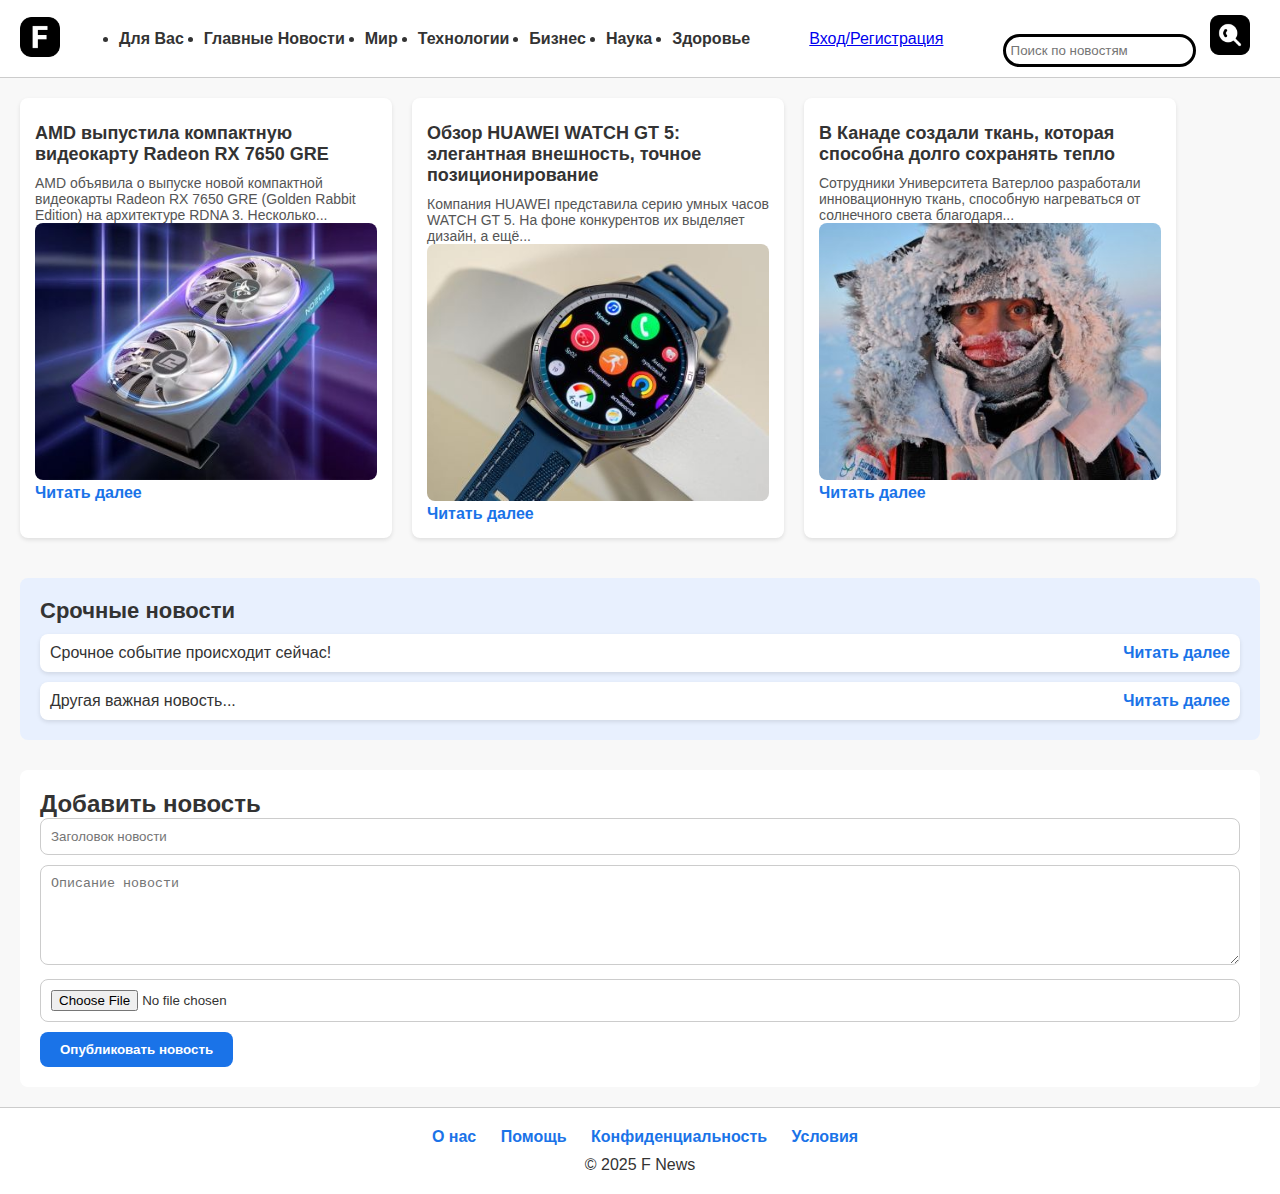
<file: index.html>
<!DOCTYPE html>
<html lang="ru">
<head>
    <meta charset="UTF-8">
    <meta name="viewport" content="width=device-width, initial-scale=1.0">
    <title>F News</title>
    <link rel="stylesheet" href="styles.css">
    <link rel="icon" type="image/png" href="letter-f_10050584(1).png">
</head>
<body>
    <header>
        <div class="logo">
            <img src="logo.png" alt="F News">
        </div>
        <nav>
            <ul>
                <li><a href="ss.htm">Для Вас</a></li>
                <li><a href="ss.htm">Главные Новости</a></li>
                <li><a href="ss.htm">Мир</a></li>
                <li><a href="ss.htm">Технологии</a></li>
                <li><a href="ss.htm">Бизнес</a></li>
                <li><a href="ss.htm">Наука</a></li>
                <li><a href="ss.htm">Здоровье</a></li>
            </ul>
        </nav>
        <div class="auth">
            <a href="profile.html" id="profile-link" style="display: none;">Профиль</a>
            <a href="auth.html" id="auth-link">Вход/Регистрация</a>
        </div>
        <div class="search">
            <input type="text" placeholder="Поиск по новостям">
            <button><img src="magnifying-glass_12080175.png" alt="search"></button>
        </div>
    </header>

    <main>
        <section class="news">
            <!-- Стандартные новости (без возможности комментировать и ставить лайки) -->
            <div class="article">
                <div class="article-content">
                    <h2>AMD выпустила компактную видеокарту Radeon RX 7650 GRE</h2>
                    <p>AMD объявила о выпуске новой компактной видеокарты Radeon RX 7650 GRE (Golden Rabbit Edition) на архитектуре RDNA 3. Несколько...</p>
                    <img src="2.jpg" alt="Article 2">
                    <a href="c1.htm">Читать далее</a>
                </div>
            </div>
        
            <div class="article">
                <div class="article-content">
                    <h2>Обзор HUAWEI WATCH GT 5: элегантная внешность, точное позиционирование</h2>
                    <p>Компания HUAWEI представила серию умных часов WATCH GT 5. На фоне конкурентов их выделяет дизайн, а ещё...</p>
                    <img src="1.jpg" alt="Article 1">
                    <a href="ss.htm">Читать далее</a>
                </div>
            </div>
        
            <div class="article">
                <div class="article-content">
                    <h2>В Канаде создали ткань, которая способна долго сохранять тепло</h2>
                    <p>Сотрудники Университета Ватерлоо разработали инновационную ткань, способную нагреваться от солнечного света благодаря...</p>
                    <img src="3.jpg" alt="Article 3">
                    <a href="ss.htm">Читать далее</a>
                </div>
            </div>
        </section>

        <section class="breaking-news">
            <h2>Срочные новости</h2>
            <div class="breaking-news-items">
                <div class="breaking-news-item">
                    <span>Срочное событие происходит сейчас!</span>
                    <a href="ss.htm">Читать далее</a>
                </div>
                <div class="breaking-news-item">
                    <span>Другая важная новость...</span>
                    <a href="ss.htm">Читать далее</a>
                </div>
            </div>
        </section>

        <!-- Форма для добавления новостей -->
        <section class="add-news">
            <h2>Добавить новость</h2>
            <form id="news-form">
                <input type="text" id="title" placeholder="Заголовок новости" required>
                <textarea id="description" placeholder="Описание новости" required></textarea>
                <input type="file" id="image" accept="image/*" required>
                <button type="submit">Опубликовать новость</button>
            </form>
        </section>
    </main>

    <footer>
        <div class="footer-content">
            <div class="footer-links">
                <a href="ss.htm">О нас</a>
                <a href="ss.htm">Помощь</a>
                <a href="ss.htm">Конфиденциальность</a>
                <a href="ss.htm">Условия</a>
            </div>
            <p>&copy; 2025 F News</p>
        </div>
    </footer>

    <script src="scripts.js"></script>
</body>
</html>
</file>
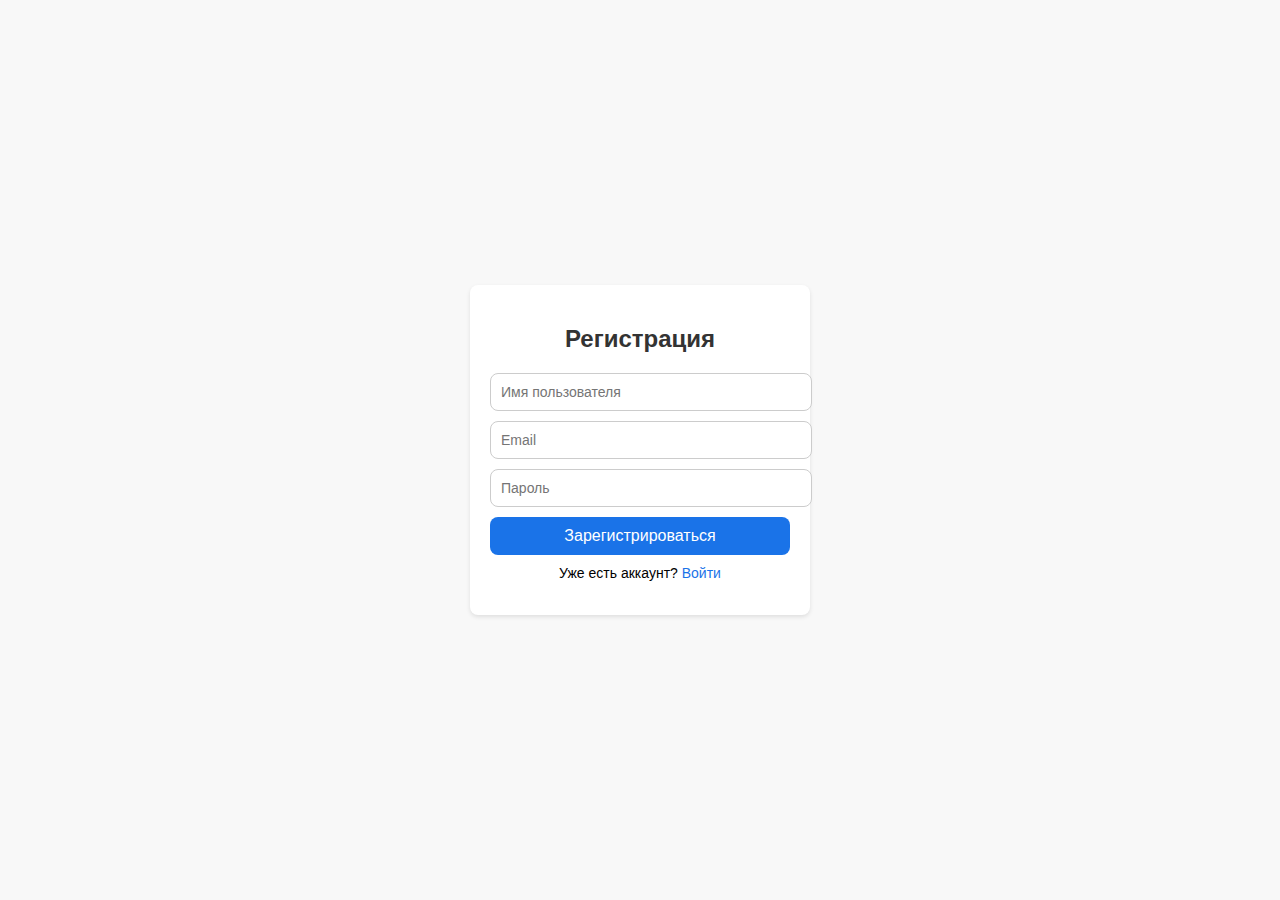
<file: auth.html>
<!DOCTYPE html>
<html lang="ru">
<head>
    <meta charset="UTF-8">
    <meta name="viewport" content="width=device-width, initial-scale=1.0">
    <title>Регистрация и вход</title>
    <link rel="stylesheet" href="auth.css">
</head>
<body>
    <div class="auth-container">
        <!-- Форма регистрации -->
        <div id="register-section">
            <h2>Регистрация</h2>
            <form id="register-form">
                <input type="text" id="reg-username" placeholder="Имя пользователя" required>
                <input type="email" id="reg-email" placeholder="Email" required>
                <input type="password" id="reg-password" placeholder="Пароль" required>
                <button type="submit">Зарегистрироваться</button>
            </form>
            <p>Уже есть аккаунт? <a href="#" id="show-login">Войти</a></p>
        </div>

        <!-- Форма входа -->
        <div id="login-section" style="display: none;">
            <h2>Вход</h2>
            <form id="login-form">
                <input type="email" id="login-email" placeholder="Email" required>
                <input type="password" id="login-password" placeholder="Пароль" required>
                <button type="submit">Войти</button>
            </form>
            <p>Нет аккаунта? <a href="#" id="show-register">Зарегистрироваться</a></p>
        </div>
    </div>

    <script src="auth.js"></script>
</body>
</html>
</file>
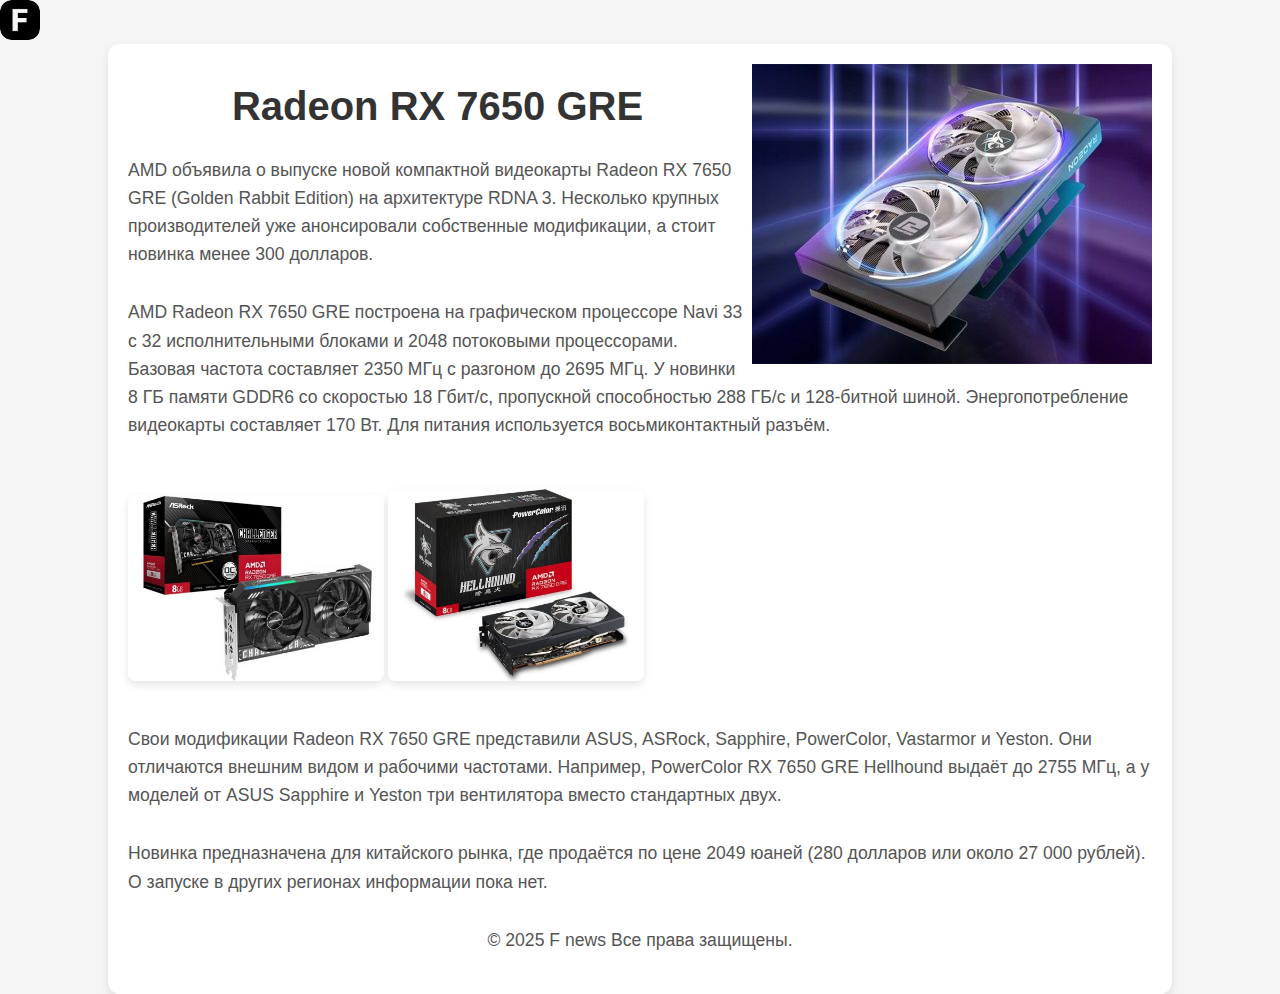
<file: c1.htm>
<!DOCTYPE html>
<html lang="ru">
<head>
    <meta charset="UTF-8">
    <meta name="viewport" content="width=device-width, initial-scale=1.0">
    <link rel="icon" type="image/png" href="letter-f_10050584(1).png">
    <title>AMD объявила...</title>
    <style>
        body {
            font-family: 'Segoe UI', Tahoma, Geneva, Verdana, sans-serif;
            margin: 0;
            padding: 0;
            background-color: #f5f5f5;
        }
        
        .rightpic {
            float: right; /* Выравнивание по правому краю */
            margin: 0 0 5px 5px; /* Отступы вокруг фотографии */
        }
  
        header .logo img {
            height: 40px;
            border-radius: 12px;
        }
        .container {
            width: 80%;
            margin: 0 auto;
            background-color: white;
            box-shadow: 0 4px 8px rgba(0, 0, 0, 0.1);
            border-radius: 12px;
            padding: 20px;
            overflow: hidden;
        }

        .header-image {
            width: 30%;
            height: auto;
            border-radius: 12px;
            background-color: white;
            box-shadow: 0 4px 8px rgba(0, 0, 0, 0.1);
            border-radius: 12px;
            padding: 20px;
            overflow: hidden;
        }

        h1 {
            text-align: center;
            color: #333;
            font-size: 2.5rem;
            margin-top: 20px;
        }

        p {
            font-size: 1.1rem;
            line-height: 1.6;
            color: #555;
            margin: 20px 0;
        }

        .image {
            width: 25%;
            height: auto;
            margin: 20px 0;
            border-radius: 8px;
            box-shadow: 0 4px 8px rgba(0, 0, 0, 0.1);
        }

        .section {
            margin-bottom: 30px;
        }

        .footer {
            text-align: center;
            color: #777;
            font-size: 1rem;
            margin-top: 30px;
        }

        /* Responsive */
        @media (max-width: 768px) {
            .container {
                width: 95%;
            }

            h1 {
                font-size: 2rem;
            }

            p {
                font-size: 1rem;
            }
        }
    </style>
</head>
<body>
    <header>
        <div class="logo">
            <a href="index.html"><img src="logo.png" alt="F News"></a>
            
        </div>
    <div class="container">
        <img src="2.jpg" alt="Header Image" class="rightpic">

        <h1>Radeon RX 7650 GRE</h1>

        <div class="section">
            <p>AMD объявила о выпуске новой компактной видеокарты Radeon RX 7650 GRE (Golden Rabbit Edition) на архитектуре RDNA 3. Несколько крупных производителей уже анонсировали собственные модификации, а стоит новинка менее 300 долларов.</p>
        </div>

        <div class="section">
            <p>AMD Radeon RX 7650 GRE построена на графическом процессоре Navi 33 с 32 исполнительными блоками и 2048 потоковыми процессорами. Базовая частота составляет 2350 МГц с разгоном до 2695 МГц. У новинки 8 ГБ памяти GDDR6 со скоростью 18 Гбит/с, пропускной способностью 288 ГБ/с и 128-битной шиной. Энергопотребление видеокарты составляет 170 Вт. Для питания используется восьмиконтактный разъём. </p>
        </div>

        <img src="Zy0hVoqsyFtXMn92Wcj8O3qQEXLnAL.jpg" alt="Image Between Text" class="image">
        <img src="Zy0hVsyYUQsYGz1Hz16PDOGt67xGkxRz1.jpg" alt="Image Between Text" class="image" class="rightpic">
        <div class="section">
            <p>Свои модификации Radeon RX 7650 GRE представили ASUS, ASRock, Sapphire, PowerColor, Vastarmor и Yeston. Они отличаются внешним видом и рабочими частотами. Например, PowerColor RX 7650 GRE Hellhound выдаёт до 2755 МГц, а у моделей от ASUS Sapphire и Yeston три вентилятора вместо стандартных двух.</p>
        </div>

        <div class="section">
            <p>Новинка предназначена для китайского рынка, где продаётся по цене 2049 юаней (280 долларов или около 27 000 рублей). О запуске в других регионах информации пока нет.</p>
        </div>

        <div class="footer">
            <p>© 2025 F news Все права защищены.</p>
        </div>
    </div>
</body>
</html>
</file>
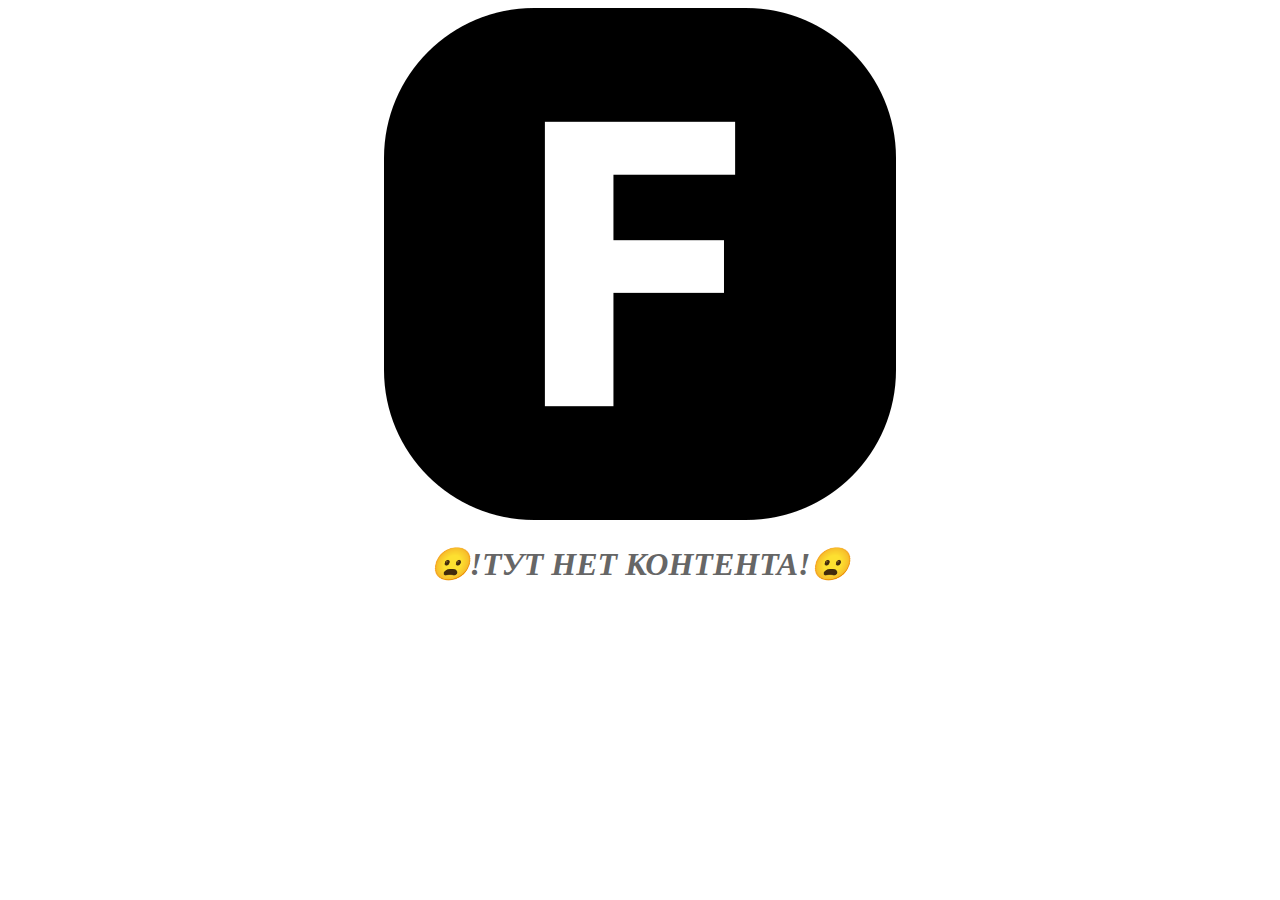
<file: ss.htm>
<!DOCTYPE html>
<html lang="ru">
<head>
    <meta charset="UTF-8">
    <meta name="viewport" content="width=device-width, initial-scale=1.0">
    <link rel="icon" type="image/png" href="letter-f_10050584(1).png">
    <title>???</title>
    <style>
        .logo {
    display: block; /* Блочный элемент (для старых браузеров) */
    text-align: center; /* Выравнивание по центру */
    font-style: italic; /* Курсивное начертание */
    margin-top: 0; /* Отступ сверху */
    margin-bottom: 5px; /* Отступ снизу */
    color: #666; /* Цвет подрисуночной подписи */
   }
    </style>
</head>
<body>
    <div class="logo">
        <a href="index.html"><img src="logo.png" alt="F News"></a>
        <h1>😦!ТУТ НЕТ КОНТЕНТА!😦</h1>
        
    </div>
</body>
</html>
</file>
<file: auth.css>
/* Общие стили */
body {
    font-family: Arial, sans-serif;
    background-color: #f8f8f8;
    display: flex;
    justify-content: center;
    align-items: center;
    height: 100vh;
    margin: 0;
}

.auth-container {
    background-color: #fff;
    padding: 20px;
    border-radius: 8px;
    box-shadow: 0 2px 4px rgba(0, 0, 0, 0.1);
    width: 300px;
    text-align: center;
}

h2 {
    margin-bottom: 20px;
    color: #333;
}

input {
    width: 100%;
    padding: 10px;
    margin-bottom: 10px;
    border: 1px solid #ccc;
    border-radius: 8px;
    font-size: 14px;
}

button {
    width: 100%;
    padding: 10px;
    background-color: #1a73e8;
    border: none;
    border-radius: 8px;
    color: white;
    font-size: 16px;
    cursor: pointer;
}

button:hover {
    background-color: #155db5;
}

p {
    margin-top: 10px;
    font-size: 14px;
}

a {
    color: #1a73e8;
    text-decoration: none;
}

a:hover {
    text-decoration: underline;
}
</file>
<file: styles.css>
/* Reset default styles */
* {
    margin: 0;
    padding: 0;
    box-sizing: border-box;
}

/* Body and main layout */
body {
    font-family: Arial, sans-serif;
    background-color: #f8f8f8;
    color: #333;
}

header {
    background-color: #fff;
    border-bottom: 1px solid #ccc;
    display: flex;
    justify-content: space-between;
    align-items: center;
    padding: 10px 20px;
}

header .logo img {
    height: 40px;
}

nav ul {
    display: flex;
    gap: 20px;
}

nav a {
    text-decoration: none;
    color: #333;
    font-weight: bold;
}

nav a:hover {
    color: #1a73e8;
}

.search input {
    padding: 6px 5px;
    border: 3px solid #000000;
    border-radius: 20px;
    
}

.search button {
    padding: 5px 10px;
    background-color: #ffffff;
    border: none;
    border-radius: 100px;
    color: rgb(255, 255, 255);
    cursor: pointer;
}

.search img {
    height: 40px;
}

/* Main content layout */
main {
    padding: 20px;
}

.news {
    display: flex;
    flex-wrap: wrap;
    gap: 20px;
    margin-bottom: 40px;
}

.article {
    background-color: #fff;
    width: 30%;
    border-radius: 8px;
    box-shadow: 0 2px 4px rgba(0, 0, 0, 0.1);
    padding: 15px;
    transition: transform 0.3s ease-in-out;
}

.article img {
    width: 100%;
    border-radius: 8px;
}

.article h2 {
    font-size: 18px;
    margin: 10px 0;
}

.article p {
    font-size: 14px;
    color: #555;
}

.article a {
    text-decoration: none;
    color: #1a73e8;
    font-weight: bold;
}

.article:hover {
    transform: translateY(-5px);
}

/* Breaking News Section */
.breaking-news {
    background-color: #e8f0fe;
    padding: 20px;
    margin-top: 20px;
    border-radius: 8px;
}

.breaking-news h2 {
    font-size: 22px;
    margin-bottom: 10px;
}

.breaking-news-items {
    display: flex;
    flex-direction: column;
    gap: 10px;
}

.breaking-news-item {
    background-color: #fff;
    padding: 10px;
    border-radius: 8px;
    box-shadow: 0 2px 4px rgba(0, 0, 0, 0.1);
    display: flex;
    justify-content: space-between;
    align-items: center;
}

.breaking-news-item a {
    text-decoration: none;
    color: #1a73e8;
    font-weight: bold;
}

.breaking-news-item:hover {
    transform: translateY(-5px);
}

/* Стили для формы добавления новостей */
.add-news {
    background-color: #fff;
    padding: 20px;
    border-radius: 8px;
    margin-top: 30px;
}

.add-news input,
.add-news textarea {
    width: 100%;
    padding: 10px;
    margin-bottom: 10px;
    border: 1px solid #ccc;
    border-radius: 8px;
}

.add-news textarea {
    resize: vertical;
    min-height: 100px;
}

.add-news button {
    padding: 10px 20px;
    background-color: #1a73e8;
    border: none;
    border-radius: 8px;
    color: white;
    font-weight: bold;
    cursor: pointer;
}

.add-news button:hover {
    background-color: #155db5;
}

/* Стили для кнопки удаления */
.delete-btn {
    background-color: #ff4444;
    color: white;
    padding: 8px 16px;
    border: none;
    border-radius: 8px;
    cursor: pointer;
    margin-top: 10px;
    transition: background-color 0.3s ease;
}

.delete-btn:hover {
    background-color: #cc0000;
}

/* Footer */
footer {
    background-color: #fff;
    text-align: center;
    padding: 20px;
    border-top: 1px solid #ccc;
}

.footer-content {
    display: flex;
    flex-direction: column;
    align-items: center;
}

.footer-links {
    margin-bottom: 10px;
}

.footer-links a {
    text-decoration: none;
    color: #1a73e8;
    margin: 0 10px;
    font-weight: bold;
}

.footer-links a:hover {
    color: #155db5;
}

.footer-links a:last-child {
    margin-right: 0;
}

/* Стили для развернутой новости */
.news-expanded {
    margin-top: 20px;
    padding: 15px;
    background: #f9f9f9;
    border-radius: 8px;
    box-shadow: 0 2px 4px rgba(0, 0, 0, 0.1);
}

.likes {
    margin-bottom: 15px;
}

.like-btn {
    background: none;
    border: none;
    cursor: pointer;
    font-size: 18px;
}

.like-btn:hover {
    color: #ff4444;
}

.comments h3 {
    margin-bottom: 10px;
    font-size: 16px;
    color: #333;
}

.comment-list {
    margin-bottom: 15px;
}

.comment-form textarea {
    width: 100%;
    padding: 10px;
    border: 1px solid #ccc;
    border-radius: 8px;
    margin-bottom: 10px;
    resize: vertical;
}

.comment-form button {
    padding: 8px 16px;
    background: #1a73e8;
    color: white;
    border: none;
    border-radius: 8px;
    cursor: pointer;
}

.comment-form button:hover {
    background: #155db5;
}
</file>
